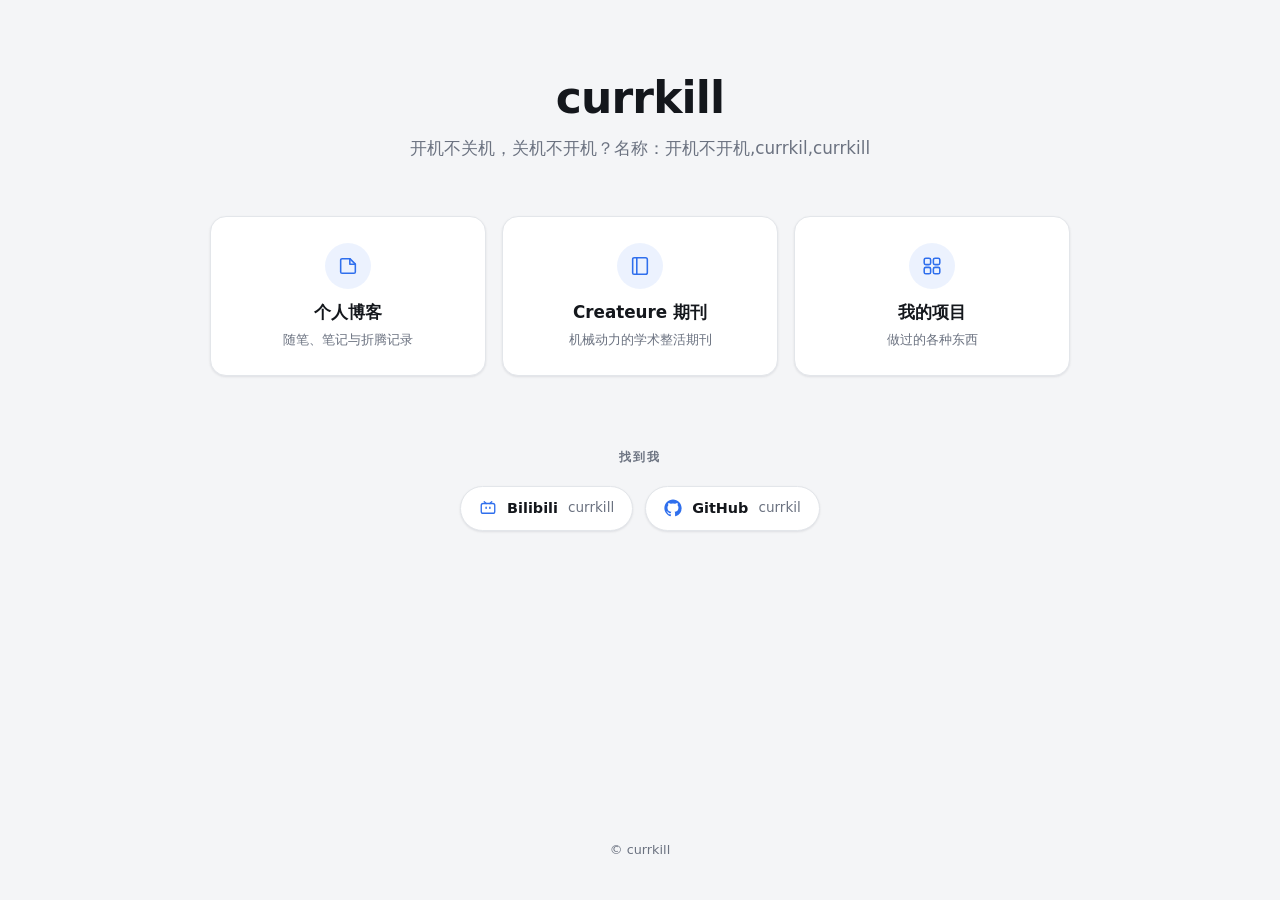
<file: index.html>
<!DOCTYPE html>
<html lang="zh-CN">
<head>
  <meta charset="UTF-8">
  <meta name="viewport" content="width=device-width, initial-scale=1">
  <title>currkill 的主页</title>
  <meta name="description" content="currkill 的个人主页：个人博客、Createure 期刊与我的项目。">
  <link rel="stylesheet" href="./style.css">
</head>
<body>

<!--
  =====================================================================
  ★ 备忘
  =====================================================================
  · GitHub 用户名现在填的是 currkil；以后找回 currkill 账号后，
    把「找到我」里的 https://github.com/currkil 改成 currkill 即可。
  · 首页那句话介绍在下面 .hero__tagline 处。
  · 想再加联系方式（邮箱、Steam…）：复制「找到我」里任意一个
    <li>…</li> 整块，改 图标 / 名称 / 链接 三处。图标用行内 SVG，
    不依赖任何外部资源。
  · 背景图不是改这里，改 style.css 顶部的 --bg-image。

  注：本项目是个人主页，与子项目 Createure 期刊各自独立，
      改 Createure 不会影响本页。
  =====================================================================
-->

<main class="page">

  <header class="hero">
    <h1 class="hero__name">currkill</h1>
    <!-- TODO: 换成你自己的一句话介绍 -->
    <p class="hero__tagline">开机不关机，关机不开机？名称：开机不开机,currkil,currkill</p>
  </header>

  <!-- ================= 三个入口按钮 ================= -->
  <nav class="entries" aria-label="主要入口">

    <a class="entry" href="./blogs/index.html">
      <span class="entry__icon" aria-hidden="true">
        <svg viewBox="0 0 24 24" fill="none" stroke="currentColor" stroke-width="1.7"
             stroke-linecap="round" stroke-linejoin="round">
          <path d="M4 5.5A1.5 1.5 0 0 1 5.5 4H14l6 6v8.5a1.5 1.5 0 0 1-1.5 1.5h-13A1.5 1.5 0 0 1 4 18.5z"/>
          <path d="M14 4v6h6"/>
        </svg>
      </span>
      <span class="entry__text">
        <span class="entry__title">个人博客</span>
        <span class="entry__desc">随笔、笔记与折腾记录</span>
      </span>
    </a>

    <a class="entry" href="./createure/index.html">
      <span class="entry__icon" aria-hidden="true">
        <svg viewBox="0 0 24 24" fill="none" stroke="currentColor" stroke-width="1.7"
             stroke-linecap="round" stroke-linejoin="round">
          <path d="M4 4.5A1.5 1.5 0 0 1 5.5 3H18a2 2 0 0 1 2 2v14a2 2 0 0 1-2 2H5.5A1.5 1.5 0 0 1 4 19.5z"/>
          <path d="M8.5 3v18"/>
        </svg>
      </span>
      <span class="entry__text">
        <span class="entry__title">Createure 期刊</span>
        <span class="entry__desc">机械动力的学术整活期刊</span>
      </span>
    </a>

    <a class="entry" href="./projects/index.html">
      <span class="entry__icon" aria-hidden="true">
        <svg viewBox="0 0 24 24" fill="none" stroke="currentColor" stroke-width="1.7"
             stroke-linecap="round" stroke-linejoin="round">
          <rect x="3.5" y="3.5" width="7" height="7" rx="1.8"/>
          <rect x="13.5" y="3.5" width="7" height="7" rx="1.8"/>
          <rect x="3.5" y="13.5" width="7" height="7" rx="1.8"/>
          <rect x="13.5" y="13.5" width="7" height="7" rx="1.8"/>
        </svg>
      </span>
      <span class="entry__text">
        <span class="entry__title">我的项目</span>
        <span class="entry__desc">做过的各种东西</span>
      </span>
    </a>

  </nav>

  <!-- ================= 联系方式 =================
       想再加一个联系方式？复制下面任意一个 <li>…</li> 整块，
       粘到列表里，然后改 图标 / 名称 / 链接 三处即可。
       图标用行内 SVG，不依赖任何外部资源。
       ============================================ -->
  <section class="contacts" aria-labelledby="contacts-title">
    <h2 class="contacts__title" id="contacts-title">找到我</h2>

    <ul class="contacts__list">
      <li>
        <a class="contact" href="https://space.bilibili.com/1347301776"
           target="_blank" rel="noopener noreferrer">
          <span class="contact__icon" aria-hidden="true">
            <svg viewBox="0 0 24 24" fill="none" stroke="currentColor" stroke-width="1.8"
                 stroke-linecap="round" stroke-linejoin="round">
              <path d="M7 3.5 9.5 6"/>
              <path d="M17 3.5 14.5 6"/>
              <rect x="3" y="6" width="18" height="13" rx="2.5"/>
              <path d="M9.5 11v1.5"/>
              <path d="M14.5 11v1.5"/>
            </svg>
          </span>
          <span class="contact__label">Bilibili</span>
          <span class="contact__value">currkill</span>
        </a>
      </li>

      <!-- GitHub：已填好，改名后记得同步这一处 -->
      <li>
        <a class="contact" href="https://github.com/currkil"
           target="_blank" rel="noopener noreferrer">
          <span class="contact__icon" aria-hidden="true">
            <svg viewBox="0 0 24 24" fill="currentColor">
              <path d="M12 .5C5.73.5.5 5.73.5 12c0 5.08 3.29 9.39 7.86 10.91.58.11.79-.25.79-.55
                       0-.27-.01-1.17-.02-2.12-3.2.7-3.88-1.36-3.88-1.36-.52-1.33-1.28-1.68-1.28-1.68
                       -1.04-.71.08-.7.08-.7 1.15.08 1.76 1.18 1.76 1.18 1.02 1.76 2.69 1.25 3.34.96
                       .1-.74.4-1.25.72-1.54-2.55-.29-5.23-1.28-5.23-5.68 0-1.26.45-2.28 1.18-3.09
                       -.12-.29-.51-1.46.11-3.05 0 0 .96-.31 3.15 1.18a10.9 10.9 0 0 1 5.74 0
                       c2.18-1.49 3.14-1.18 3.14-1.18.63 1.59.24 2.76.12 3.05.74.81 1.18 1.83 1.18 3.09
                       0 4.41-2.69 5.38-5.25 5.67.41.36.78 1.06.78 2.14 0 1.55-.02 2.79-.02 3.17
                       0 .31.21.67.8.55A11.5 11.5 0 0 0 23.5 12C23.5 5.73 18.27.5 12 .5z"/>
            </svg>
          </span>
          <span class="contact__label">GitHub</span>
          <span class="contact__value">currkil</span>
        </a>
      </li>

    </ul>
  </section>

</main>

<footer class="footer">
  <p>© currkill</p>
</footer>

</body>
</html>
</file>
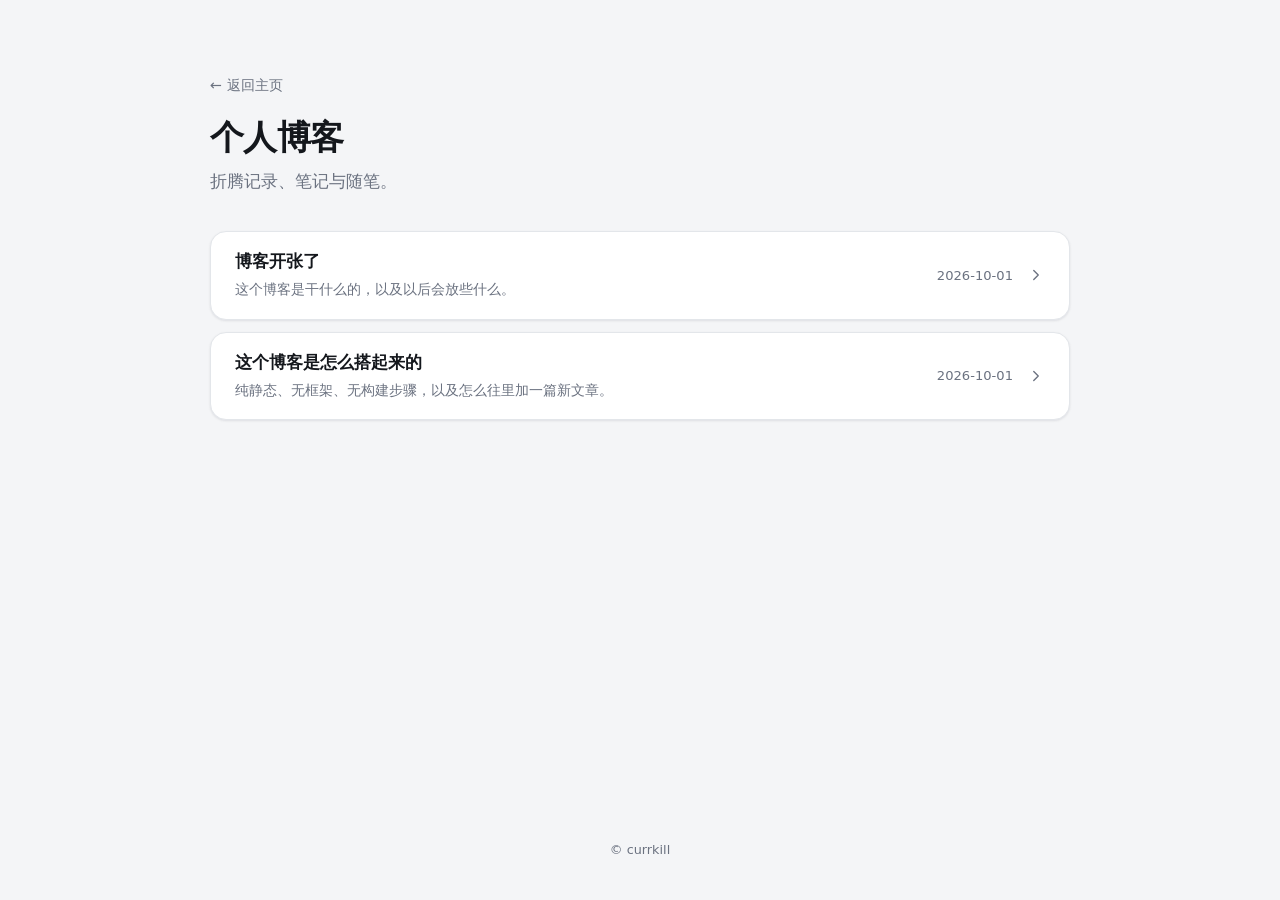
<file: blogs/index.html>
<!DOCTYPE html>
<html lang="zh-CN">
<head>
  <meta charset="UTF-8">
  <meta name="viewport" content="width=device-width, initial-scale=1">
  <title>个人博客 · currkill</title>
  <meta name="description" content="currkill 的个人博客：折腾记录、笔记与随笔。">
  <link rel="stylesheet" href="../style.css">
</head>
<body>

<!--
  =====================================================================
  ★ 怎么加一篇新文章（三步）
  =====================================================================
  1. 复制 blogs/posts/hello/ 整个文件夹，粘到 blogs/posts/ 下面，
     改名成你想要的网址，例如 my-first-post（英文小写 + 连字符）。

  2. 打开新文件夹里的 index.html，改这几处：
        <title>             浏览器标签上的标题
        <meta name="description">  搜索/分享时显示的摘要
        .article__title     文章大标题
        <time datetime="…"> 日期，datetime 用 2026-10-01 这种格式
        .article__body      正文，想写多少段写多少段

  3. 回到本文件，复制下面任意一整条 <a class="post"> … </a>，
     粘到列表最上面（新文章放最上面），改这四处：
        href              → ./posts/你的文件夹名/index.html
        .post__title      → 文章标题
        .post__excerpt    → 一句话摘要（太长会自动省略号）
        <time>            → 日期

  想删掉一篇文章，就把列表里那一条 <a>…</a> 删掉，
  再删掉 blogs/posts/ 下对应的文件夹。
  =====================================================================
-->

<main class="page">

  <nav class="crumbs">
    <a href="../index.html">← 返回主页</a>
  </nav>

  <header class="hero hero--sub">
    <h1 class="hero__name">个人博客</h1>
    <p class="hero__tagline">折腾记录、笔记与随笔。</p>
  </header>

  <!-- ================= 文章列表 =================
       新的排在最上面。每条就是一篇，点击进入正文。
       ============================================ -->
  <div class="posts">

    <a class="post" href="./posts/hello/index.html">
      <div class="post__main">
        <div class="post__title">博客开张了</div>
        <div class="post__excerpt">这个博客是干什么的，以及以后会放些什么。</div>
      </div>
      <div class="post__aside">
        <span class="post__date"><time datetime="2026-10-01">2026-10-01</time></span>
        <span class="post__arrow" aria-hidden="true">
          <svg viewBox="0 0 24 24" fill="none" stroke="currentColor" stroke-width="1.8"
               stroke-linecap="round" stroke-linejoin="round">
            <path d="M9 6l6 6-6 6"/>
          </svg>
        </span>
      </div>
    </a>

    <a class="post" href="./posts/how-to-add-post/index.html">
      <div class="post__main">
        <div class="post__title">这个博客是怎么搭起来的</div>
        <div class="post__excerpt">纯静态、无框架、无构建步骤，以及怎么往里加一篇新文章。</div>
      </div>
      <div class="post__aside">
        <span class="post__date"><time datetime="2026-10-01">2026-10-01</time></span>
        <span class="post__arrow" aria-hidden="true">
          <svg viewBox="0 0 24 24" fill="none" stroke="currentColor" stroke-width="1.8"
               stroke-linecap="round" stroke-linejoin="round">
            <path d="M9 6l6 6-6 6"/>
          </svg>
        </span>
      </div>
    </a>

  </div>

</main>

<footer class="footer">
  <p>© currkill</p>
</footer>

</body>
</html>
</file>
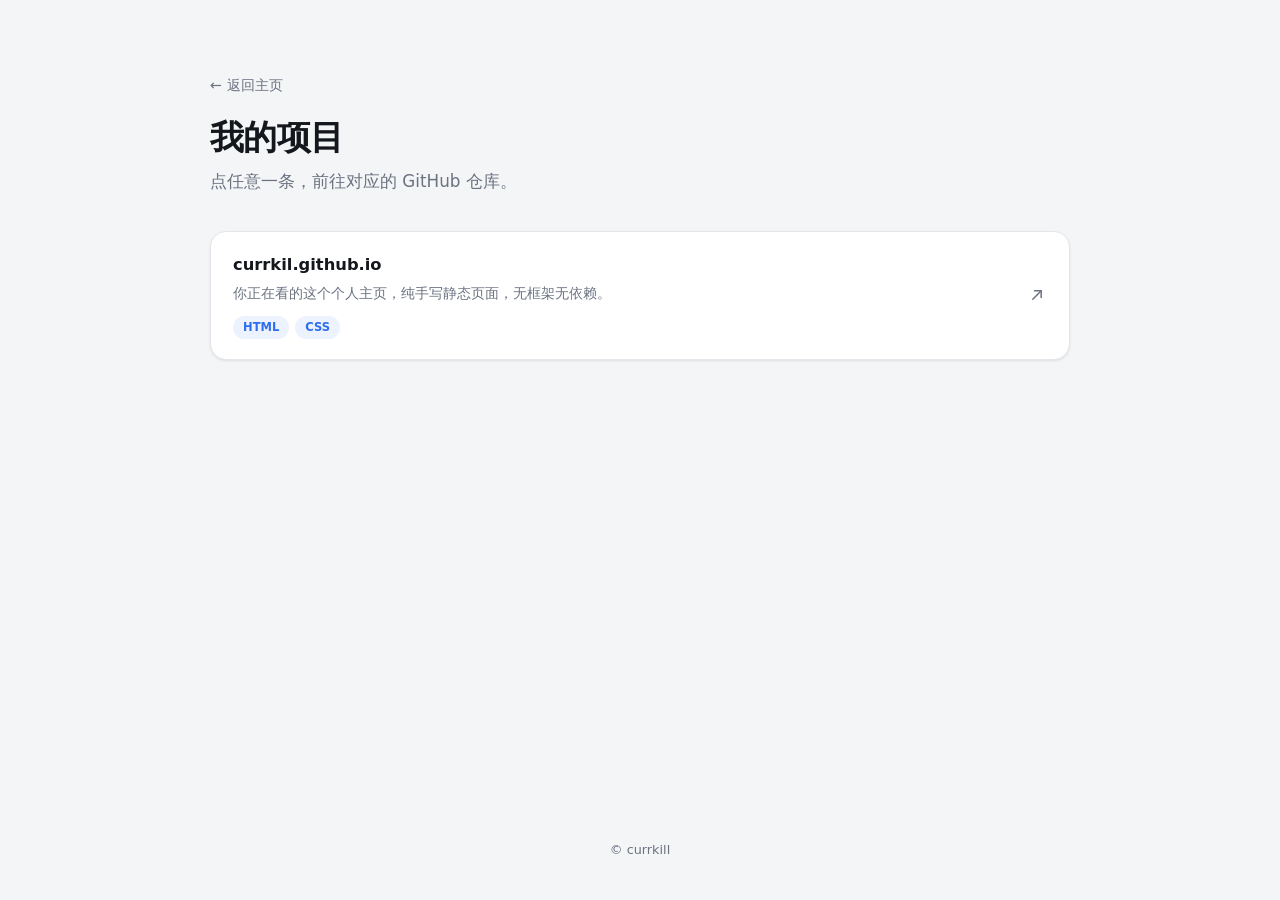
<file: projects/index.html>
<!DOCTYPE html>
<html lang="zh-CN">
<head>
  <meta charset="UTF-8">
  <meta name="viewport" content="width=device-width, initial-scale=1">
  <title>我的项目 · currkill</title>
  <meta name="description" content="currkill 的项目列表，每一条都指向对应的 GitHub 仓库。">
  <link rel="stylesheet" href="../style.css">
</head>
<body>

<main class="page">

  <nav class="crumbs">
    <a href="../index.html">← 返回主页</a>
  </nav>

  <header class="hero hero--sub">
    <h1 class="hero__name">我的项目</h1>
    <p class="hero__tagline">点任意一条，前往对应的 GitHub 仓库。</p>
  </header>

  <!--
    =====================================================================
    ★ 怎么加一个新项目
    =====================================================================
    把下面任意一整段 <a class="project"> … </a> 复制一份，粘到列表里，
    然后只改这四处：
      1. href                  → 你的 GitHub 仓库地址
      2. .project__name        → 项目名
      3. .project__desc        → 一句话介绍
      4. .project__tags 里的   → 技术标签，想加几个就复制几个 <span class="tag">

    想删掉某个项目，就把那一整段 <a>…</a> 删掉。
    =====================================================================
  -->

  <div class="projects">

    <a class="project" href="https://github.com/currkil/currkil.github.io"
       target="_blank" rel="noopener noreferrer">
      <div class="project__body">
        <span class="project__name">currkil.github.io</span>
        <span class="project__desc">你正在看的这个个人主页，纯手写静态页面，无框架无依赖。</span>
        <div class="project__tags">
          <span class="tag">HTML</span>
          <span class="tag">CSS</span>
        </div>
      </div>
      <span class="project__arrow" aria-hidden="true">
        <svg viewBox="0 0 24 24" fill="none" stroke="currentColor" stroke-width="1.8"
             stroke-linecap="round" stroke-linejoin="round">
          <path d="M7 17 17 7"/>
          <path d="M9 7h8v8"/>
        </svg>
      </span>
    </a>

    <!--
      待填项目示例（把注释去掉就是一条新项目）：
      <a class="project" href="https://github.com/currkil/仓库名"
         target="_blank" rel="noopener noreferrer">
        <div class="project__body">
          <span class="project__name">项目名</span>
          <span class="project__desc">一句话介绍这个项目。</span>
          <div class="project__tags">
            <span class="tag">语言</span>
          </div>
        </div>
        <span class="project__arrow" aria-hidden="true">
          <svg viewBox="0 0 24 24" fill="none" stroke="currentColor" stroke-width="1.8"
               stroke-linecap="round" stroke-linejoin="round">
            <path d="M7 17 17 7"/>
            <path d="M9 7h8v8"/>
          </svg>
        </span>
      </a>
    -->

  </div>

</main>

<footer class="footer">
  <p>© currkill</p>
</footer>

</body>
</html>
</file>
<file: style.css>
/* ===========================================================
   currkill 个人主页样式
   -----------------------------------------------------------
   主页（index.html）、博客（blogs/）、项目（projects/）共用本文件。
   Createure 期刊是独立子项目，用它自己的 createure/style.css，
   与本文件互不影响。
   =========================================================== */

:root {
  /* —— 配色 —— */
  --bg:          #f4f5f7;
  --surface:     #ffffff;
  --text:        #14171c;
  --muted:       #6b7280;
  --border:      #e3e6ea;
  --accent:      #2f6fed;
  --accent-soft: rgba(47, 111, 237, 0.09);

  /* —— 背景图开关：现在是空的 ——
     以后想加背景图，只需把下面一行改成：
     --bg-image: url("assets/bg.jpg");          */
  --bg-image: none;

  --radius:    16px;
  --shadow-sm: 0 1px 2px rgba(16, 24, 40, 0.04), 0 1px 3px rgba(16, 24, 40, 0.06);
  --shadow-lg: 0 12px 28px rgba(16, 24, 40, 0.10), 0 2px 6px rgba(16, 24, 40, 0.05);
}

/* 跟随系统深色模式 */
@media (prefers-color-scheme: dark) {
  :root {
    --bg:          #0f1115;
    --surface:     #171a21;
    --text:        #e8eaed;
    --muted:       #9aa1ac;
    --border:      #272c35;
    --accent:      #6f9bff;
    --accent-soft: rgba(111, 155, 255, 0.12);
    --shadow-sm:   0 1px 2px rgba(0, 0, 0, 0.40);
    --shadow-lg:   0 12px 28px rgba(0, 0, 0, 0.50);
  }
}

/* ---------- 基础 ---------- */

* { box-sizing: border-box; }

html { -webkit-text-size-adjust: 100%; }

body {
  margin: 0;
  min-height: 100vh;
  display: flex;
  flex-direction: column;
  align-items: center;

  padding: clamp(36px, 8vh, 96px) 24px 40px;

  background-color: var(--bg);
  background-image: var(--bg-image);
  background-size: cover;
  background-position: center;
  background-repeat: no-repeat;
  background-attachment: fixed;

  color: var(--text);
  font-family: system-ui, -apple-system, "Segoe UI", "Microsoft YaHei",
               "PingFang SC", "Hiragino Sans GB", sans-serif;
  font-size: 16px;
  line-height: 1.6;
}

.page {
  width: 100%;
  max-width: 860px;
  flex: 1 0 auto;
}

/* ---------- 页头 ---------- */

.hero {
  margin-bottom: clamp(32px, 6vh, 56px);
  text-align: center;
}

.hero__name {
  margin: 0;
  font-size: clamp(2rem, 6vw, 2.75rem);
  font-weight: 700;
  letter-spacing: -0.02em;
  line-height: 1.2;
}

.hero__tagline {
  margin: 10px 0 0;
  color: var(--muted);
  font-size: clamp(0.95rem, 2.2vw, 1.05rem);
}

/* 子页面（博客 / 项目）的页头：左对齐、字号收小 */
.hero--sub {
  margin-bottom: clamp(24px, 4vh, 36px);
  text-align: left;
}

.hero--sub .hero__name { font-size: clamp(1.6rem, 4.5vw, 2.1rem); }

/* 返回主页 */
.crumbs { margin-bottom: 20px; }

.crumbs a {
  color: var(--muted);
  text-decoration: none;
  font-size: 0.9rem;
  transition: color 0.18s ease;
}

.crumbs a:hover { color: var(--accent); }

/* ---------- 三个入口按钮 ---------- */

.entries {
  display: grid;
  grid-template-columns: repeat(3, minmax(0, 1fr));
  gap: 16px;
}

.entry {
  display: flex;
  flex-direction: column;
  align-items: center;
  gap: 10px;

  padding: 26px 18px;
  text-align: center;
  text-decoration: none;
  color: inherit;

  background: var(--surface);
  border: 1px solid var(--border);
  border-radius: var(--radius);
  box-shadow: var(--shadow-sm);

  transition: transform 0.18s ease, box-shadow 0.18s ease, border-color 0.18s ease;
}

.entry:hover,
.entry:focus-visible {
  transform: translateY(-3px);
  border-color: var(--accent);
  box-shadow: var(--shadow-lg);
}

.entry:focus-visible,
.contact:focus-visible,
.project:focus-visible,
.post:focus-visible {
  outline: 2px solid var(--accent);
  outline-offset: 3px;
}

.entry__icon {
  display: grid;
  place-items: center;
  width: 46px;
  height: 46px;
  border-radius: 50%;
  background: var(--accent-soft);
  color: var(--accent);
}

.entry__icon svg { width: 22px; height: 22px; display: block; }

.entry__text {
  display: flex;
  flex-direction: column;
  align-items: center;
  gap: 4px;
}

.entry__title {
  font-size: 1.05rem;
  font-weight: 600;
}

.entry__desc {
  color: var(--muted);
  font-size: 0.82rem;
  line-height: 1.5;
}

/* ---------- 联系方式 ---------- */

.contacts { margin-top: clamp(44px, 8vh, 76px); }

.contacts__title {
  margin: 0 0 18px;
  text-align: center;
  color: var(--muted);
  font-size: 0.76rem;
  font-weight: 600;
  letter-spacing: 0.16em;
  text-transform: uppercase;
}

.contacts__list {
  display: flex;
  flex-wrap: wrap;
  justify-content: center;
  gap: 12px;

  margin: 0;
  padding: 0;
  list-style: none;
}

.contact {
  display: inline-flex;
  align-items: center;
  gap: 10px;

  padding: 10px 18px;
  text-decoration: none;
  color: var(--text);

  background: var(--surface);
  border: 1px solid var(--border);
  border-radius: 999px;
  box-shadow: var(--shadow-sm);

  transition: transform 0.18s ease, border-color 0.18s ease, box-shadow 0.18s ease;
}

a.contact:hover {
  transform: translateY(-2px);
  border-color: var(--accent);
  box-shadow: var(--shadow-lg);
}

.contact__icon {
  display: grid;
  place-items: center;
  color: var(--accent);
}

.contact__icon svg { width: 18px; height: 18px; display: block; }

.contact__label { font-weight: 600; font-size: 0.9rem; }

.contact__value {
  color: var(--muted);
  font-size: 0.85rem;
}

/* 还没填的联系方式：虚线框 + 待填写，方便一眼找到 */
.contact--todo {
  border-style: dashed;
  box-shadow: none;
  cursor: default;
}

.contact--todo .contact__icon { color: var(--muted); }

.contact--todo .contact__value {
  color: var(--accent);
  font-weight: 600;
}

/* ---------- 文章列表（博客主页） ---------- */

.posts {
  display: grid;
  gap: 12px;
}

/* 一条 = 一篇文章：整行长条 + 圆角，左边标题摘要，右边日期箭头 */
.post {
  display: flex;
  align-items: center;
  justify-content: space-between;
  gap: 20px;

  padding: 18px 24px;

  background: var(--surface);
  border: 1px solid var(--border);
  border-radius: var(--radius);
  box-shadow: var(--shadow-sm);
  text-decoration: none;
  color: inherit;

  transition: transform 0.18s ease, box-shadow 0.18s ease, border-color 0.18s ease;
}

.post:hover,
.post:focus-visible {
  transform: translateY(-2px);
  border-color: var(--accent);
  box-shadow: var(--shadow-lg);
}

.post__main {
  flex: 1 1 auto;
  min-width: 0;
}

.post__title {
  font-size: 1.05rem;
  font-weight: 600;
  line-height: 1.4;
}

/* 摘要限一行，超出省略，这样每条都是整齐的长条 */
.post__excerpt {
  margin-top: 5px;
  color: var(--muted);
  font-size: 0.87rem;
  overflow: hidden;
  text-overflow: ellipsis;
  white-space: nowrap;
}

.post__aside {
  flex: none;
  display: flex;
  align-items: center;
  gap: 14px;
}

.post__date {
  color: var(--muted);
  font-size: 0.82rem;
  font-variant-numeric: tabular-nums;
  white-space: nowrap;
}

.post__arrow {
  display: grid;
  place-items: center;
  color: var(--muted);
  transition: transform 0.18s ease, color 0.18s ease;
}

.post__arrow svg { width: 18px; height: 18px; display: block; }

.post:hover .post__arrow,
.post:focus-visible .post__arrow {
  color: var(--accent);
  transform: translateX(3px);
}

/* ---------- 文章正文 ---------- */

.article__header {
  padding-bottom: 22px;
  margin-bottom: 30px;
  border-bottom: 1px solid var(--border);
}

.article__title {
  margin: 0;
  font-size: clamp(1.6rem, 4.5vw, 2.1rem);
  font-weight: 700;
  letter-spacing: -0.02em;
  line-height: 1.3;
}

.article__meta {
  display: flex;
  flex-wrap: wrap;
  align-items: center;
  gap: 10px;
  margin-top: 14px;
  color: var(--muted);
  font-size: 0.85rem;
}

.article__body {
  font-size: 1rem;
  line-height: 1.85;
}

.article__body > *:first-child { margin-top: 0; }

.article__body h2 {
  margin: 2em 0 0.6em;
  font-size: 1.3rem;
  line-height: 1.45;
}

.article__body h3 {
  margin: 1.6em 0 0.5em;
  font-size: 1.1rem;
}

.article__body p { margin: 1em 0; }

.article__body ul,
.article__body ol {
  margin: 1em 0;
  padding-left: 1.4em;
}

.article__body li { margin: 0.35em 0; }

.article__body a {
  color: var(--accent);
  text-decoration: none;
  border-bottom: 1px solid var(--accent-soft);
}

.article__body a:hover { border-bottom-color: var(--accent); }

.article__body img {
  max-width: 100%;
  height: auto;
  border-radius: 12px;
}

.article__body blockquote {
  margin: 1.4em 0;
  padding: 2px 0 2px 16px;
  border-left: 3px solid var(--accent);
  color: var(--muted);
}

.article__body code {
  padding: 2px 6px;
  border-radius: 6px;
  background: var(--accent-soft);
  color: var(--accent);
  font-family: ui-monospace, SFMono-Regular, Consolas, "Courier New", monospace;
  font-size: 0.88em;
}

.article__body pre {
  margin: 1.4em 0;
  padding: 16px 18px;
  overflow-x: auto;
  background: var(--surface);
  border: 1px solid var(--border);
  border-radius: 12px;
}

.article__body pre code {
  padding: 0;
  background: none;
  color: inherit;
  font-size: 0.86rem;
}

.article__body hr {
  margin: 2em 0;
  border: none;
  border-top: 1px solid var(--border);
}

.article__footer {
  margin-top: 44px;
  padding-top: 22px;
  border-top: 1px solid var(--border);
}

.article__footer a {
  color: var(--accent);
  text-decoration: none;
  font-size: 0.9rem;
}

/* ---------- 项目列表 ---------- */

.projects {
  display: grid;
  gap: 14px;
}

.project {
  display: flex;
  align-items: center;
  justify-content: space-between;
  gap: 20px;

  padding: 20px 22px;
  text-decoration: none;
  color: inherit;

  background: var(--surface);
  border: 1px solid var(--border);
  border-radius: var(--radius);
  box-shadow: var(--shadow-sm);

  transition: transform 0.18s ease, box-shadow 0.18s ease, border-color 0.18s ease;
}

.project:hover,
.project:focus-visible {
  transform: translateY(-2px);
  border-color: var(--accent);
  box-shadow: var(--shadow-lg);
}

.project__body {
  flex: 1 1 auto;
  min-width: 0;
}

.project__name {
  display: block;
  font-size: 1.02rem;
  font-weight: 600;
}

.project__desc {
  display: block;
  margin-top: 4px;
  color: var(--muted);
  font-size: 0.88rem;
}

.project__tags {
  display: flex;
  flex-wrap: wrap;
  gap: 6px;
  margin-top: 12px;
}

.tag {
  padding: 2px 10px;
  border-radius: 999px;
  background: var(--accent-soft);
  color: var(--accent);
  font-size: 0.72rem;
  font-weight: 600;
}

.project__arrow {
  flex: none;
  display: grid;
  place-items: center;
  color: var(--muted);
  transition: transform 0.18s ease, color 0.18s ease;
}

.project__arrow svg { width: 20px; height: 20px; display: block; }

.project:hover .project__arrow,
.project:focus-visible .project__arrow {
  color: var(--accent);
  transform: translateX(3px);
}

/* ---------- 页脚 ---------- */

.footer {
  flex: none;
  width: 100%;
  max-width: 860px;
  margin-top: 48px;
  text-align: center;
  color: var(--muted);
  font-size: 0.8rem;
}

.footer p { margin: 0; }

/* ---------- 窄屏 ---------- */

@media (max-width: 720px) {
  .entries { grid-template-columns: 1fr; }

  .entry {
    flex-direction: row;
    align-items: center;
    gap: 14px;
    padding: 18px 20px;
    text-align: left;
  }

  .entry__text { align-items: flex-start; }

  /* 窄屏：长条内边距收窄，摘要允许折行 */
  .post {
    padding: 16px 18px;
    gap: 12px;
  }

  .post__excerpt {
    white-space: normal;
    overflow: visible;
  }
}

/* ---------- 尊重「减少动态效果」 ---------- */

@media (prefers-reduced-motion: reduce) {
  * { transition: none !important; }
}
</file>
